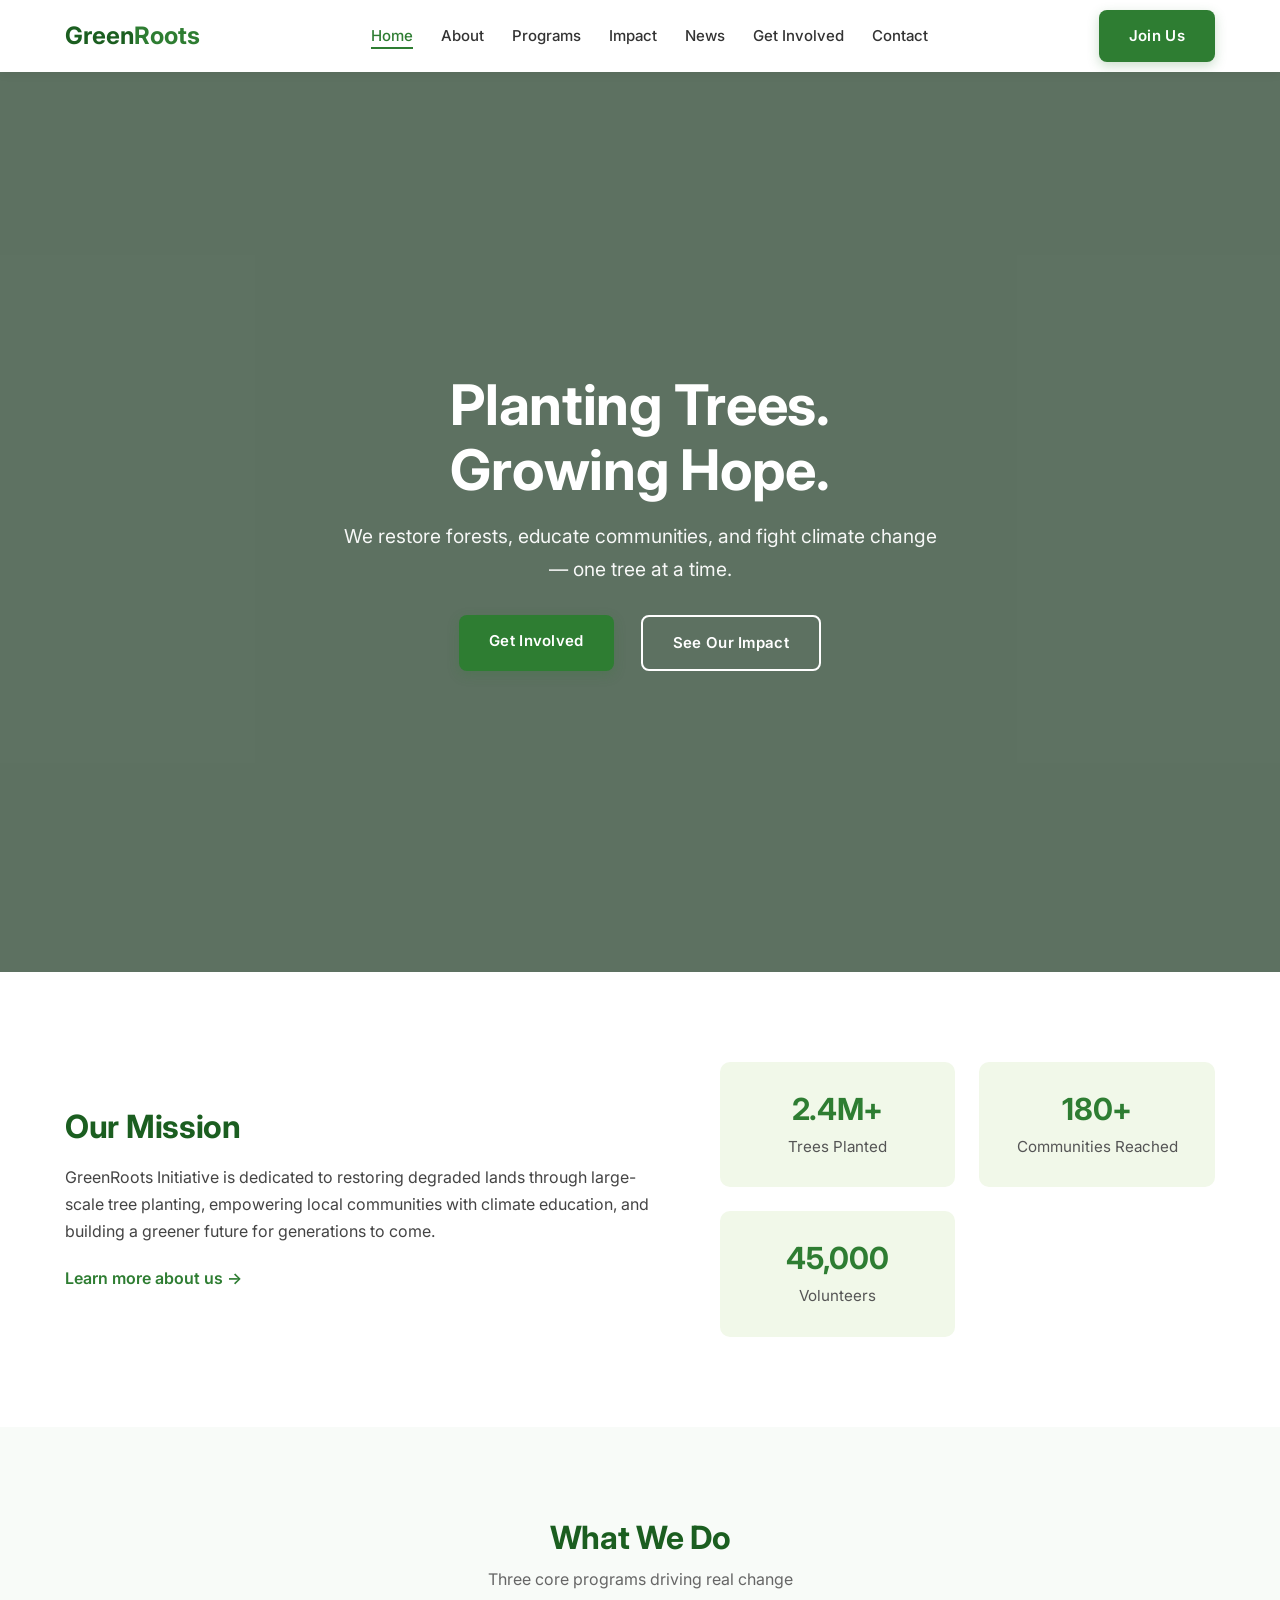
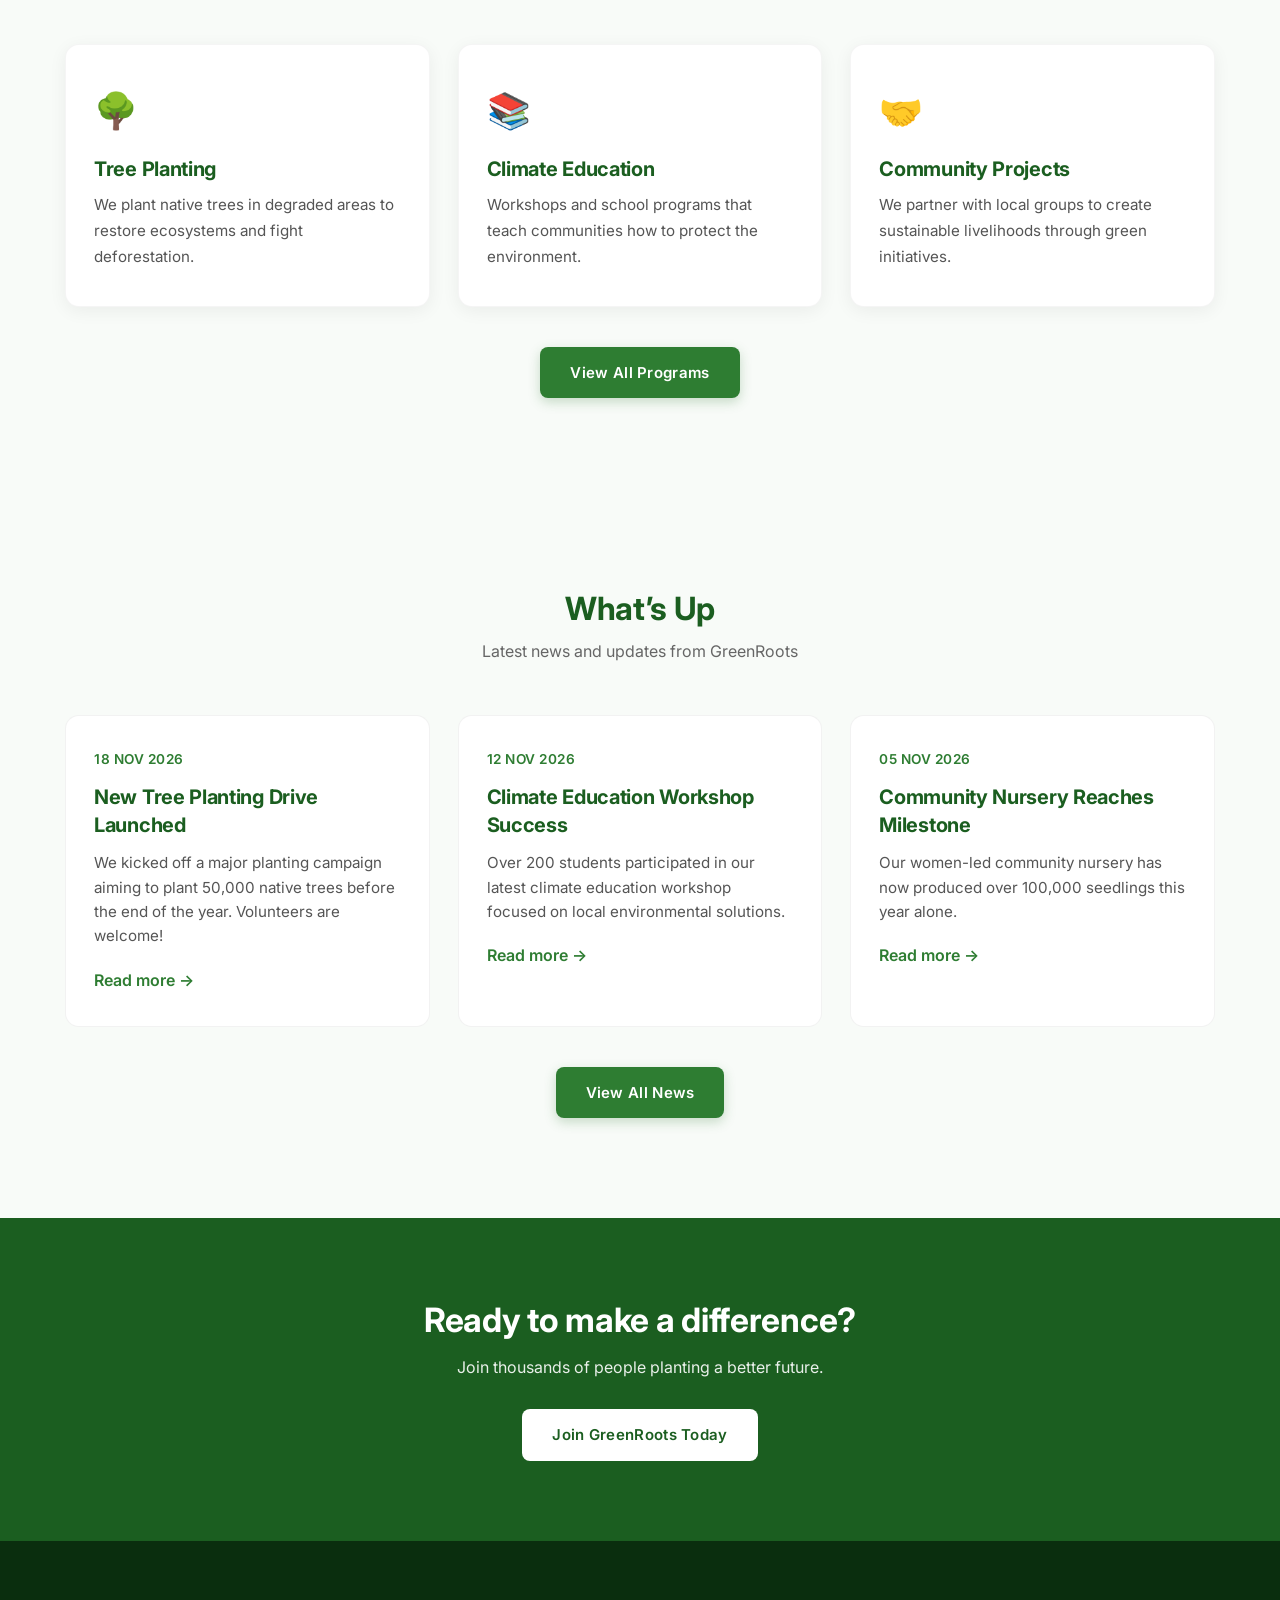
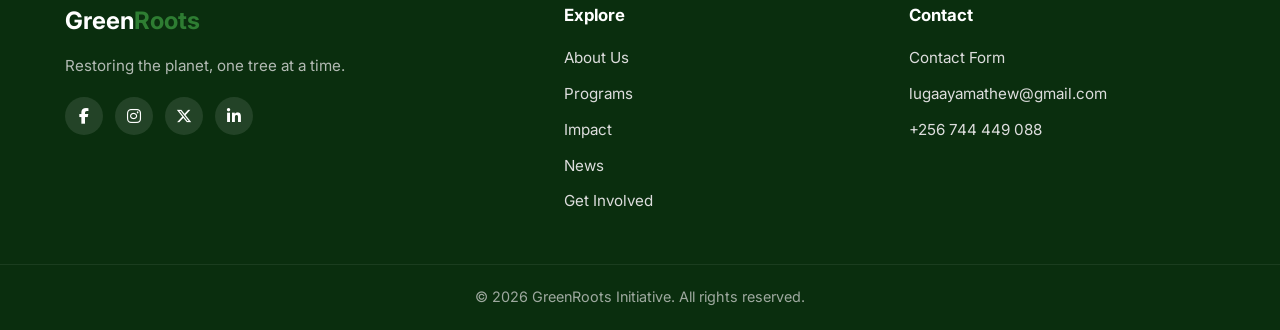
<file: index.html>
<!DOCTYPE html>
<html lang="en">
<head>
  <meta charset="UTF-8">
  <meta name="viewport" content="width=device-width, initial-scale=1.0">
  <title>GreenRoots Initiative | Planting Tomorrow</title>
  <link rel="stylesheet" href="style.css">
  <link href="https://fonts.googleapis.com/css2?family=Inter:wght@400;500;600;700&display=swap" rel="stylesheet">
  <link rel="stylesheet" href="https://cdnjs.cloudflare.com/ajax/libs/font-awesome/6.5.1/css/all.min.css">
</head>
<body>

  <!-- Navigation -->
<header>
  <div class="container nav-container">
    <a href="index.html" class="logo">Green<span>Roots</span></a>

    <nav>
      <ul class="nav-links" id="navLinks">
        <li><a href="index.html" class="active">Home</a></li>
        <li><a href="about.html">About</a></li>
        <li><a href="programs.html">Programs</a></li>
        <li><a href="impact.html">Impact</a></li>
        <li><a href="news.html">News</a></li>
        <li><a href="get-involved.html">Get Involved</a></li>
        <li><a href="contact.html">Contact</a></li>
      </ul>
    </nav>

    <a href="get-involved.html" class="btn btn-primary desktop-only">Join Us</a>

    <!-- Hamburger Button -->
    <button class="hamburger" id="hamburger" aria-label="Menu">
      <span></span>
      <span></span>
      <span></span>
    </button>
  </div>
</header>

  <!-- Hero Section with Video -->
<section class="hero">
  <video class="hero-video" autoplay muted loop playsinline>
    <source src="https://videos.pexels.com/video-files/3209211/3209211-uhd_2560_1440_25fps.mp4" type="video/mp4">
  </video>

  <div class="hero-overlay"></div>

  <div class="container hero-content">
    <h1>Planting Trees.<br>Growing Hope.</h1>
    <p>We restore forests, educate communities, and fight climate change — one tree at a time.</p>
    <div class="hero-buttons">
      <a href="get-involved.html" class="btn btn-primary">Get Involved</a>
      <a href="impact.html" class="btn btn-outline">See Our Impact</a>
    </div>
  </div>
</section>
  <!-- Mission Section -->
  <section class="mission">
    <div class="container">
      <div class="mission-grid">
        <div class="mission-text">
          <h2>Our Mission</h2>
          <p>GreenRoots Initiative is dedicated to restoring degraded lands through large-scale tree planting, empowering local communities with climate education, and building a greener future for generations to come.</p>
          <a href="about.html" class="text-link">Learn more about us →</a>
        </div>
        <div class="mission-stats">
          <div class="stat">
            <h3>2.4M+</h3>
            <p>Trees Planted</p>
          </div>
          <div class="stat">
            <h3>180+</h3>
            <p>Communities Reached</p>
          </div>
          <div class="stat">
            <h3>45,000</h3>
            <p>Volunteers</p>
          </div>
        </div>
      </div>
    </div>
  </section>

  <!-- Programs Preview -->
  <section class="programs-preview">
    <div class="container">
      <div class="section-header">
        <h2>What We Do</h2>
        <p>Three core programs driving real change</p>
      </div>
      <div class="cards">
        <div class="card">
          <div class="card-icon">🌳</div>
          <h3>Tree Planting</h3>
          <p>We plant native trees in degraded areas to restore ecosystems and fight deforestation.</p>
        </div>
        <div class="card">
          <div class="card-icon">📚</div>
          <h3>Climate Education</h3>
          <p>Workshops and school programs that teach communities how to protect the environment.</p>
        </div>
        <div class="card">
          <div class="card-icon">🤝</div>
          <h3>Community Projects</h3>
          <p>We partner with local groups to create sustainable livelihoods through green initiatives.</p>
        </div>
      </div>
      <div class="center">
        <a href="programs.html" class="btn btn-primary">View All Programs</a>
      </div>
    </div>
  </section>

<!-- What's Up / Latest Updates -->
<section class="whats-up">
  <div class="container">
    <div class="section-header">
      <h2>What’s Up</h2>
      <p>Latest news and updates from GreenRoots</p>
    </div>

    <div class="updates-grid">
      <!-- Update 1 -->
      <article class="update-card">
        <div class="update-date">18 Nov 2026</div>
        <h3>New Tree Planting Drive Launched</h3>
        <p>We kicked off a major planting campaign aiming to plant 50,000 native trees before the end of the year. Volunteers are welcome!</p>
        <a href="news.html" class="text-link">Read more →</a>
      </article>

      <!-- Update 2 -->
      <article class="update-card">
        <div class="update-date">12 Nov 2026</div>
        <h3>Climate Education Workshop Success</h3>
        <p>Over 200 students participated in our latest climate education workshop focused on local environmental solutions.</p>
        <a href="news.html" class="text-link">Read more →</a>
      </article>

      <!-- Update 3 -->
      <article class="update-card">
        <div class="update-date">05 Nov 2026</div>
        <h3>Community Nursery Reaches Milestone</h3>
        <p>Our women-led community nursery has now produced over 100,000 seedlings this year alone.</p>
        <a href="news.html" class="text-link">Read more →</a>
      </article>
    </div>

    <div class="center" style="margin-top: 40px;">
      <a href="news.html" class="btn btn-primary">View All News</a>
    </div>
  </div>
</section>
  <!-- Call to Action -->
  <section class="cta">
    <div class="container">
      <h2>Ready to make a difference?</h2>
      <p>Join thousands of people planting a better future.</p>
      <a href="get-involved.html" class="btn btn-light">Join GreenRoots Today</a>
    </div>
  </section>

 <!-- Footer -->
<footer>
  <div class="container footer-content">
    <div class="footer-brand">
      <a href="index.html" class="logo">Green<span>Roots</span></a>
      <p>Restoring the planet, one tree at a time.</p>

      <!-- Social Icons -->
      <div class="social-icons">
        <a href="#" aria-label="Facebook"><i class="fab fa-facebook-f"></i></a>
        <a href="#" aria-label="Instagram"><i class="fab fa-instagram"></i></a>
        <a href="#" aria-label="Twitter"><i class="fab fa-x-twitter"></i></a>
        <a href="#" aria-label="LinkedIn"><i class="fab fa-linkedin-in"></i></a>
      </div>
    </div>

    <div class="footer-links">
      <h4>Explore</h4>
      <ul>
        <li><a href="about.html">About Us</a></li>
        <li><a href="programs.html">Programs</a></li>
        <li><a href="impact.html">Impact</a></li>
        <li><a href="news.html">News</a></li>
        <li><a href="get-involved.html">Get Involved</a></li>
      </ul>
    </div>

    <div class="footer-links">
      <h4>Contact</h4>
      <ul>
        <li><a href="contact.html">Contact Form</a></li>
        <li>lugaayamathew@gmail.com</li>
        <li>+256 744 449 088</li>
      </ul>
    </div>
  </div>

  <div class="footer-bottom">
    <div class="container">
      <p>© 2026 GreenRoots Initiative. All rights reserved.</p>
    </div>
  </div>
</footer>

  <script>
  const hamburger = document.getElementById('hamburger');
  const navLinks = document.getElementById('navLinks');

  hamburger.addEventListener('click', () => {
    navLinks.classList.toggle('active');
    hamburger.classList.toggle('active');
  });
</script>

<script>
  // Simple scroll animation
  const fadeElements = document.querySelectorAll('.section-header, .card, .update-card, .mission-text, .stat');

  const observer = new IntersectionObserver((entries) => {
    entries.forEach(entry => {
      if (entry.isIntersecting) {
        entry.target.classList.add('visible');
      }
    });
  }, { threshold: 0.15 });

  fadeElements.forEach(el => {
    el.classList.add('fade-in');
    observer.observe(el);
  });
</script>
</body>

</html>
</file>
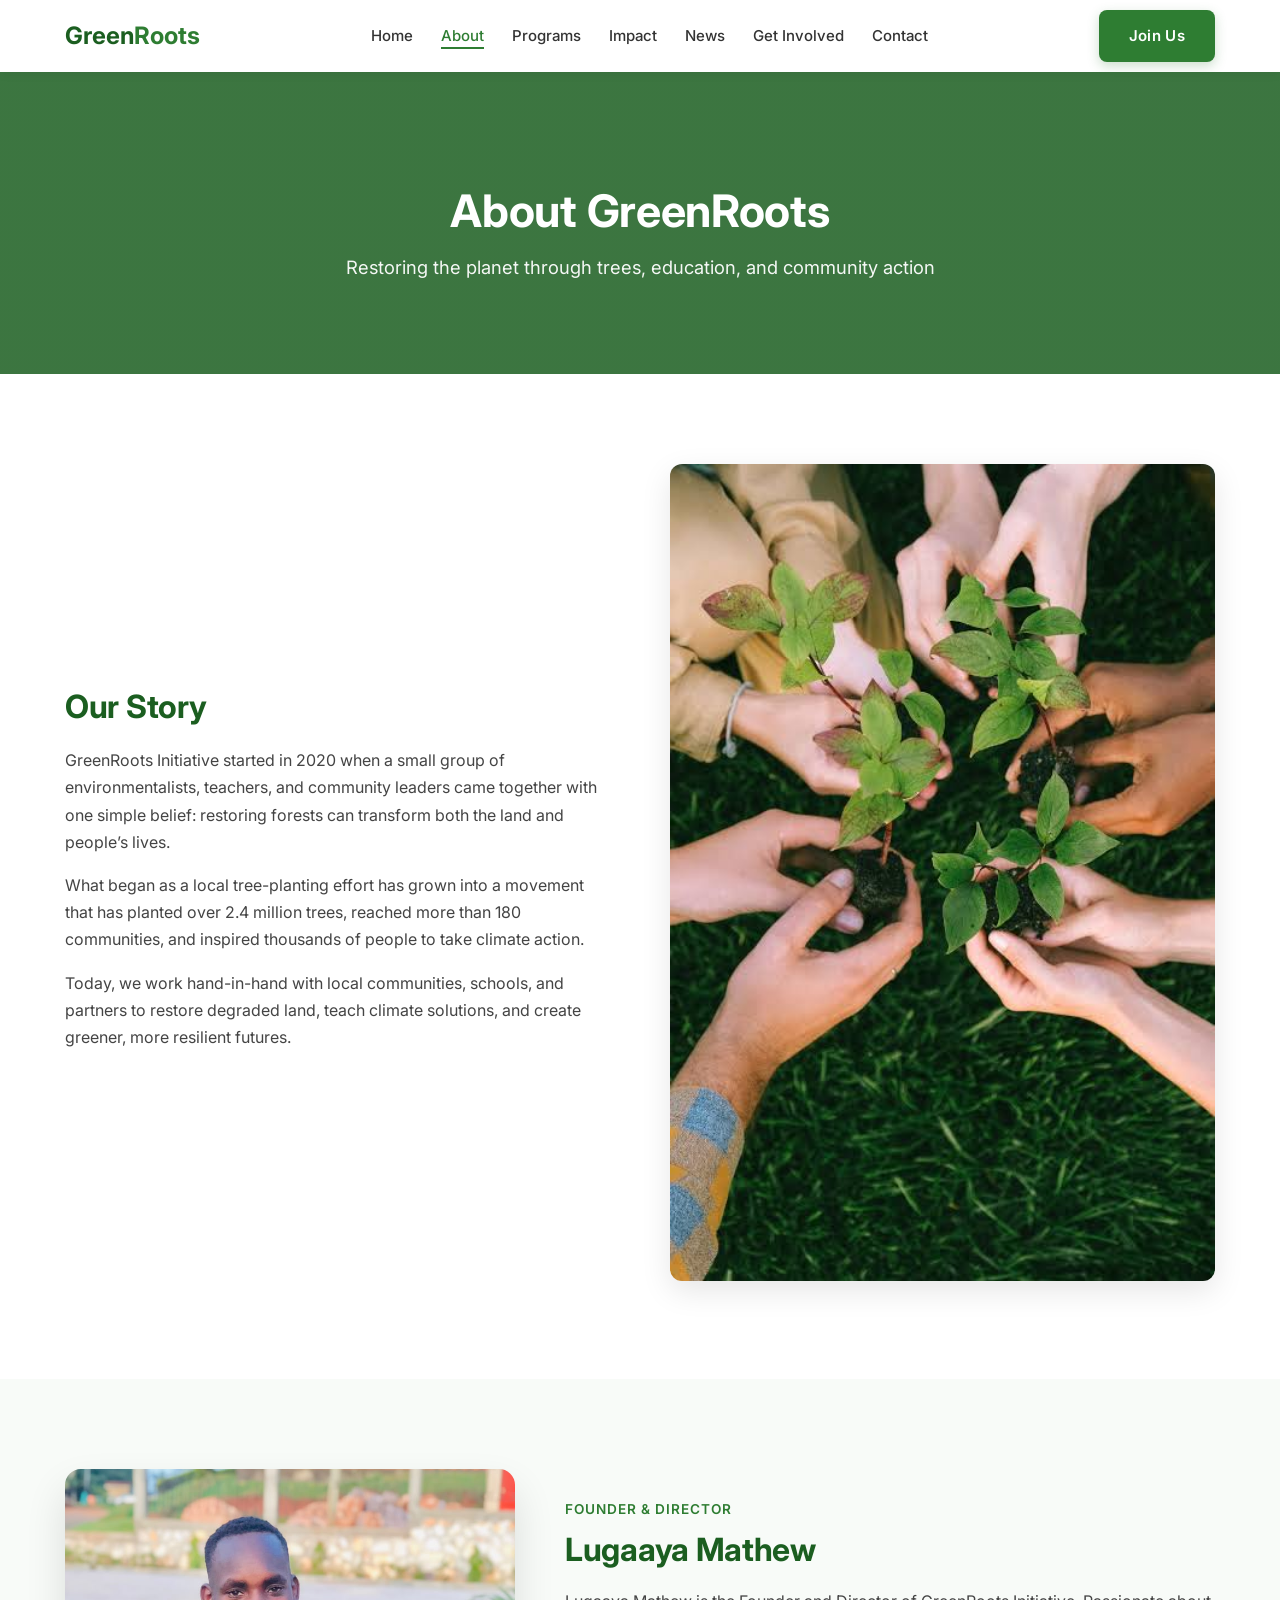
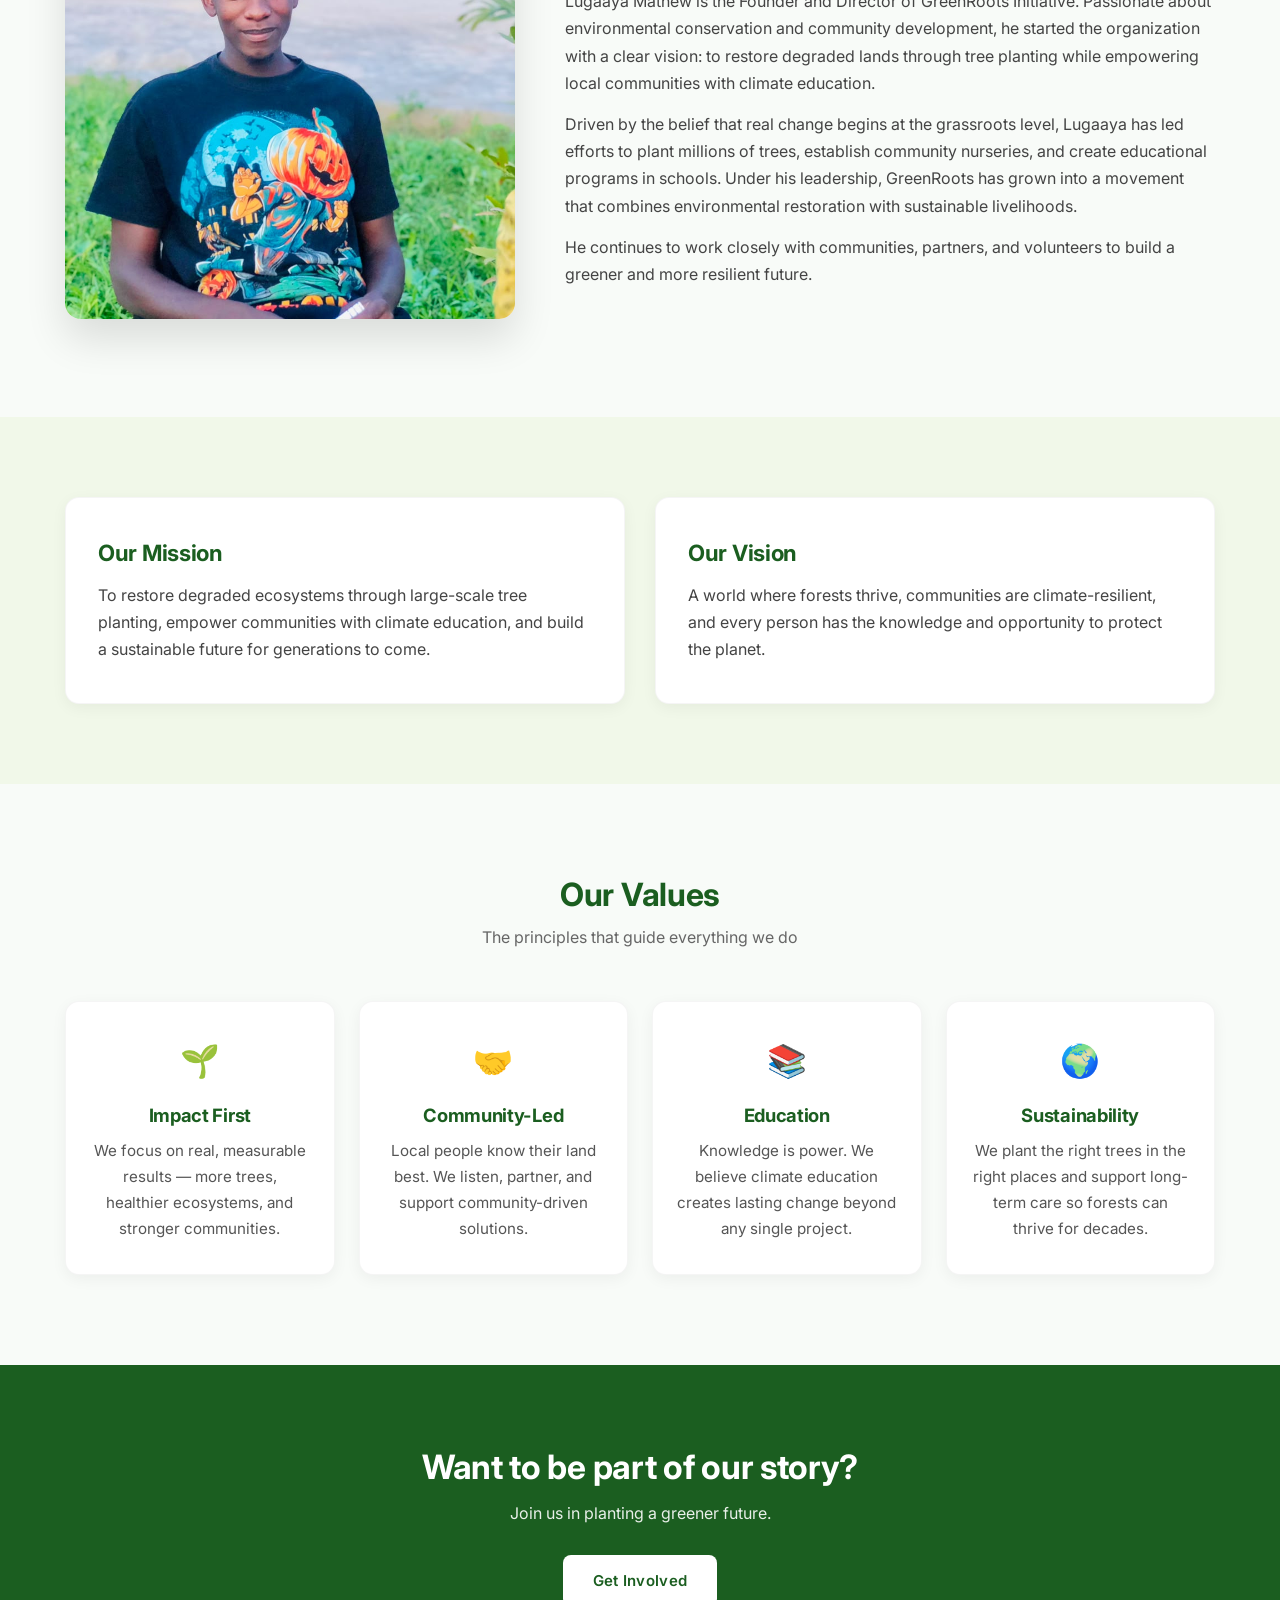
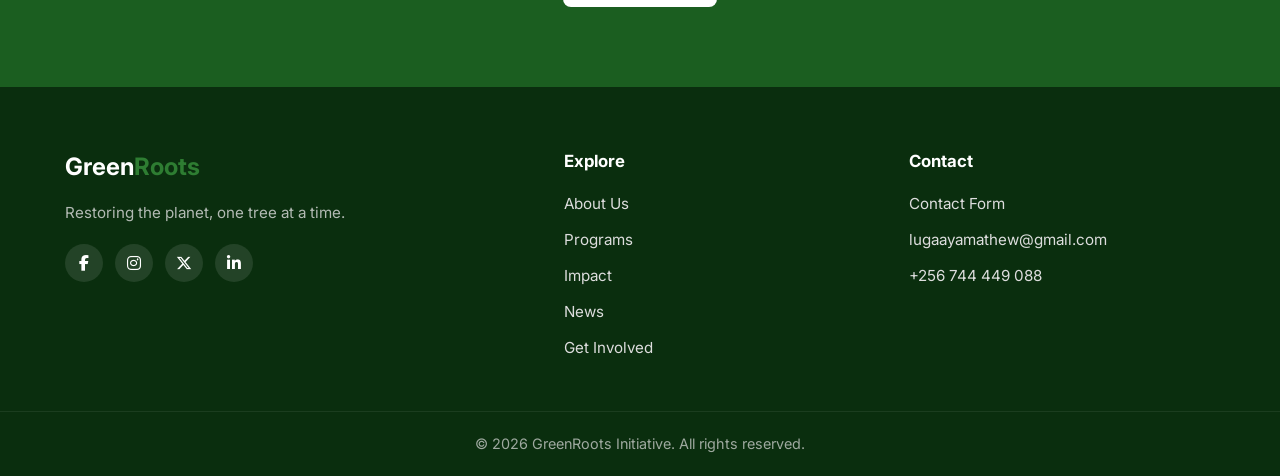
<file: about.html>
<!DOCTYPE html>
<html lang="en">
<head>
  <meta charset="UTF-8">
  <meta name="viewport" content="width=device-width, initial-scale=1.0">
  <title>About Us | GreenRoots Initiative</title>
  <link rel="stylesheet" href="style.css">
  <link href="https://fonts.googleapis.com/css2?family=Inter:wght@400;500;600;700&display=swap" rel="stylesheet">
  <link rel="stylesheet" href="https://cdnjs.cloudflare.com/ajax/libs/font-awesome/6.5.1/css/all.min.css">
</head>
<body>

  <!-- Navigation -->
  <header>
    <div class="container nav-container">
      <a href="index.html" class="logo">Green<span>Roots</span></a>

      <nav>
        <ul class="nav-links" id="navLinks">
          <li><a href="index.html">Home</a></li>
          <li><a href="about.html" class="active">About</a></li>
          <li><a href="programs.html">Programs</a></li>
          <li><a href="impact.html">Impact</a></li>
          <li><a href="news.html">News</a></li>
          <li><a href="get-involved.html">Get Involved</a></li>
          <li><a href="contact.html">Contact</a></li>
        </ul>
      </nav>

      <a href="get-involved.html" class="btn btn-primary desktop-only">Join Us</a>

      <button class="hamburger" id="hamburger" aria-label="Menu">
        <span></span>
        <span></span>
        <span></span>
      </button>
    </div>
  </header>

  <!-- Page Header -->
  <section class="page-header">
    <div class="container">
      <h1>About GreenRoots</h1>
      <p>Restoring the planet through trees, education, and community action</p>
    </div>
  </section>

  <!-- Our Story -->
  <section class="about-story">
    <div class="container">
      <div class="story-grid">
        <div class="story-text">
          <h2>Our Story</h2>
          <p>GreenRoots Initiative started in 2020 when a small group of environmentalists, teachers, and community leaders came together with one simple belief: restoring forests can transform both the land and people’s lives.</p>
          <p>What began as a local tree-planting effort has grown into a movement that has planted over 2.4 million trees, reached more than 180 communities, and inspired thousands of people to take climate action.</p>
          <p>Today, we work hand-in-hand with local communities, schools, and partners to restore degraded land, teach climate solutions, and create greener, more resilient futures.</p>
        </div>
        <div class="story-image">
          <img src="imp.jpg" alt="People planting trees">
        </div>
      </div>
    </div>
  </section>

  <!-- Meet the Founder -->
  <section class="founder-section">
    <div class="container">
      <div class="founder-grid">
        <div class="founder-image">
          <!-- Replace the src below with your photo later -->
          <img src="lug.jpeg" alt="Lugaaya Mathew - Founder & Director">
        </div>
        <div class="founder-content">
          <span class="founder-label">Founder & Director</span>
          <h2>Lugaaya Mathew</h2>
          <p>Lugaaya Mathew is the Founder and Director of GreenRoots Initiative. Passionate about environmental conservation and community development, he started the organization with a clear vision: to restore degraded lands through tree planting while empowering local communities with climate education.</p>
          <p>Driven by the belief that real change begins at the grassroots level, Lugaaya has led efforts to plant millions of trees, establish community nurseries, and create educational programs in schools. Under his leadership, GreenRoots has grown into a movement that combines environmental restoration with sustainable livelihoods.</p>
          <p>He continues to work closely with communities, partners, and volunteers to build a greener and more resilient future.</p>
        </div>
      </div>
    </div>
  </section>

  <!-- Mission & Vision -->
  <section class="mission-vision">
    <div class="container">
      <div class="mv-grid">
        <div class="mv-card">
          <h3>Our Mission</h3>
          <p>To restore degraded ecosystems through large-scale tree planting, empower communities with climate education, and build a sustainable future for generations to come.</p>
        </div>
        <div class="mv-card">
          <h3>Our Vision</h3>
          <p>A world where forests thrive, communities are climate-resilient, and every person has the knowledge and opportunity to protect the planet.</p>
        </div>
      </div>
    </div>
  </section>

  <!-- Our Values -->
  <section class="values">
    <div class="container">
      <div class="section-header">
        <h2>Our Values</h2>
        <p>The principles that guide everything we do</p>
      </div>
      <div class="values-grid">
        <div class="value-card">
          <div class="value-icon">🌱</div>
          <h3>Impact First</h3>
          <p>We focus on real, measurable results — more trees, healthier ecosystems, and stronger communities.</p>
        </div>
        <div class="value-card">
          <div class="value-icon">🤝</div>
          <h3>Community-Led</h3>
          <p>Local people know their land best. We listen, partner, and support community-driven solutions.</p>
        </div>
        <div class="value-card">
          <div class="value-icon">📚</div>
          <h3>Education</h3>
          <p>Knowledge is power. We believe climate education creates lasting change beyond any single project.</p>
        </div>
        <div class="value-card">
          <div class="value-icon">🌍</div>
          <h3>Sustainability</h3>
          <p>We plant the right trees in the right places and support long-term care so forests can thrive for decades.</p>
        </div>
      </div>
    </div>
  </section>

  <!-- Call to Action -->
  <section class="cta">
    <div class="container">
      <h2>Want to be part of our story?</h2>
      <p>Join us in planting a greener future.</p>
      <a href="get-involved.html" class="btn btn-light">Get Involved</a>
    </div>
  </section>

  <!-- Footer -->
<footer>
  <div class="container footer-content">
    <div class="footer-brand">
      <a href="index.html" class="logo">Green<span>Roots</span></a>
      <p>Restoring the planet, one tree at a time.</p>

      <!-- Social Icons -->
      <div class="social-icons">
        <a href="#" aria-label="Facebook"><i class="fab fa-facebook-f"></i></a>
        <a href="#" aria-label="Instagram"><i class="fab fa-instagram"></i></a>
        <a href="#" aria-label="Twitter"><i class="fab fa-x-twitter"></i></a>
        <a href="#" aria-label="LinkedIn"><i class="fab fa-linkedin-in"></i></a>
      </div>
    </div>

    <div class="footer-links">
      <h4>Explore</h4>
      <ul>
        <li><a href="about.html">About Us</a></li>
        <li><a href="programs.html">Programs</a></li>
        <li><a href="impact.html">Impact</a></li>
        <li><a href="news.html">News</a></li>
        <li><a href="get-involved.html">Get Involved</a></li>
      </ul>
    </div>

    <div class="footer-links">
      <h4>Contact</h4>
      <ul>
        <li><a href="contact.html">Contact Form</a></li>
        <li>lugaayamathew@gmail.com</li>
        <li>+256 744 449 088</li>
      </ul>
    </div>
  </div>

  <div class="footer-bottom">
    <div class="container">
      <p>© 2026 GreenRoots Initiative. All rights reserved.</p>
    </div>
  </div>
</footer>

  <script>
    const hamburger = document.getElementById('hamburger');
    const navLinks = document.getElementById('navLinks');

    hamburger.addEventListener('click', () => {
      navLinks.classList.toggle('active');
      hamburger.classList.toggle('active');
    });
  </script>

</body>
</html>
</file>
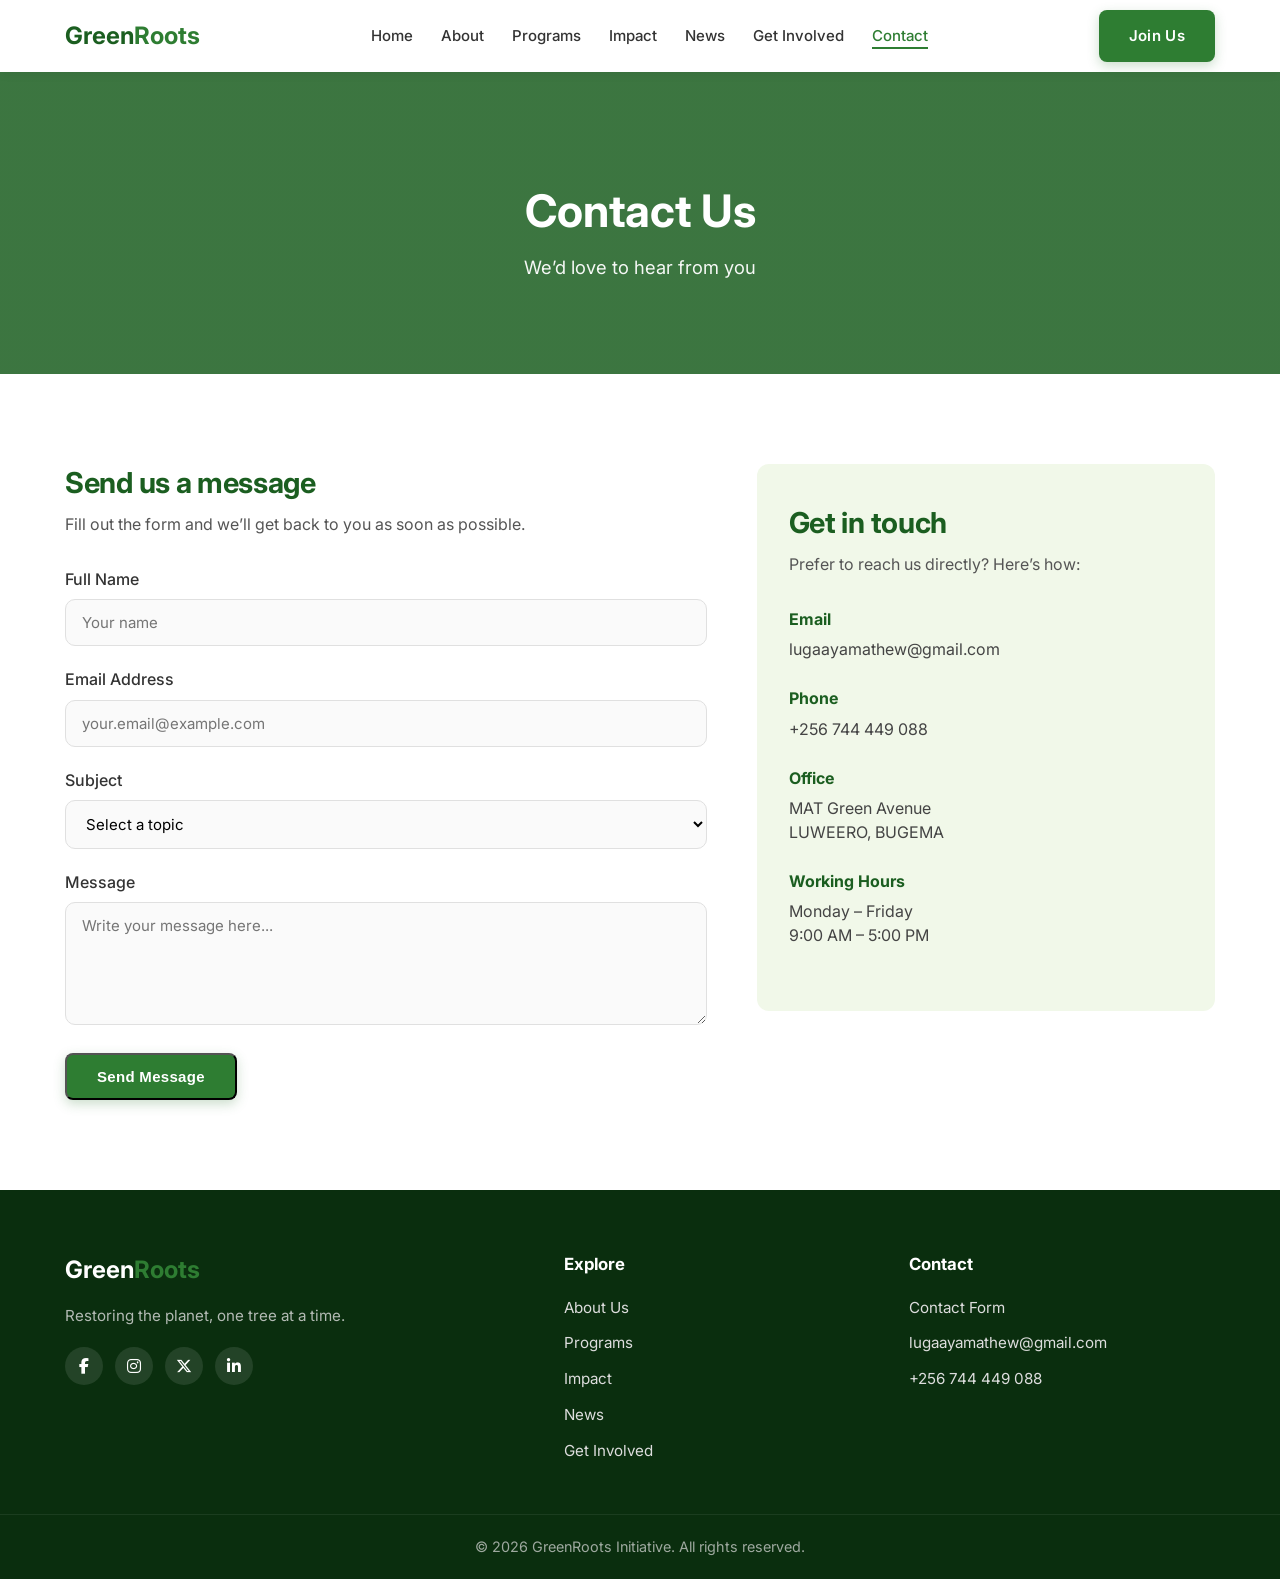
<file: contact.html>
<!DOCTYPE html>
<html lang="en">
<head>
  <meta charset="UTF-8">
  <meta name="viewport" content="width=device-width, initial-scale=1.0">
  <title>Contact Us | GreenRoots Initiative</title>
  <link rel="stylesheet" href="style.css">
  <link href="https://fonts.googleapis.com/css2?family=Inter:wght@400;500;600;700&display=swap" rel="stylesheet">
  <link rel="stylesheet" href="https://cdnjs.cloudflare.com/ajax/libs/font-awesome/6.5.1/css/all.min.css">
</head>
<body>

  <!-- Navigation -->
  <header>
    <div class="container nav-container">
      <a href="index.html" class="logo">Green<span>Roots</span></a>

      <nav>
        <ul class="nav-links" id="navLinks">
          <li><a href="index.html">Home</a></li>
          <li><a href="about.html">About</a></li>
          <li><a href="programs.html">Programs</a></li>
          <li><a href="impact.html">Impact</a></li>
          <li><a href="news.html">News</a></li>
          <li><a href="get-involved.html">Get Involved</a></li>
          <li><a href="contact.html" class="active">Contact</a></li>
        </ul>
      </nav>

      <a href="get-involved.html" class="btn btn-primary desktop-only">Join Us</a>

      <button class="hamburger" id="hamburger" aria-label="Menu">
        <span></span>
        <span></span>
        <span></span>
      </button>
    </div>
  </header>

  <!-- Page Header -->
  <section class="page-header">
    <div class="container">
      <h1>Contact Us</h1>
      <p>We’d love to hear from you</p>
    </div>
  </section>

  <!-- Contact Section -->
  <section class="contact-section">
    <div class="container">
      <div class="contact-grid">

        <!-- Contact Form -->
        <div class="contact-form-box">
          <h2>Send us a message</h2>
          <p>Fill out the form and we’ll get back to you as soon as possible.</p>

          <form id="contactForm">
            <div class="form-group">
              <label for="name">Full Name</label>
              <input type="text" id="name" name="name" placeholder="Your name" required>
            </div>

            <div class="form-group">
              <label for="email">Email Address</label>
              <input type="email" id="email" name="email" placeholder="your.email@example.com" required>
            </div>

            <div class="form-group">
              <label for="subject">Subject</label>
              <select id="subject" name="subject" required>
                <option value="">Select a topic</option>
                <option value="volunteer">I want to volunteer</option>
                <option value="donate">Donation inquiry</option>
                <option value="partner">Partnership</option>
                <option value="general">General question</option>
              </select>
            </div>

            <div class="form-group">
              <label for="message">Message</label>
              <textarea id="message" name="message" rows="5" placeholder="Write your message here..." required></textarea>
            </div>

            <button type="submit" class="btn btn-primary">Send Message</button>
          </form>
        </div>

        <!-- Contact Info -->
        <div class="contact-info-box">
          <h2>Get in touch</h2>
          <p>Prefer to reach us directly? Here’s how:</p>

          <div class="info-item">
            <strong>Email</strong>
            <p>lugaayamathew@gmail.com</p>
          </div>

          <div class="info-item">
            <strong>Phone</strong>
            <p>+256 744 449 088</p>
          </div>

          <div class="info-item">
            <strong>Office</strong>
            <p>MAT Green Avenue<br>LUWEERO, BUGEMA </p>
          </div>

          <div class="info-item">
            <strong>Working Hours</strong>
            <p>Monday – Friday<br>9:00 AM – 5:00 PM</p>
          </div>
        </div>

      </div>
    </div>
  </section>

  <!-- Footer -->
<footer>
  <div class="container footer-content">
    <div class="footer-brand">
      <a href="index.html" class="logo">Green<span>Roots</span></a>
      <p>Restoring the planet, one tree at a time.</p>

      <!-- Social Icons -->
      <div class="social-icons">
        <a href="#" aria-label="Facebook"><i class="fab fa-facebook-f"></i></a>
        <a href="#" aria-label="Instagram"><i class="fab fa-instagram"></i></a>
        <a href="#" aria-label="Twitter"><i class="fab fa-x-twitter"></i></a>
        <a href="#" aria-label="LinkedIn"><i class="fab fa-linkedin-in"></i></a>
      </div>
    </div>

    <div class="footer-links">
      <h4>Explore</h4>
      <ul>
        <li><a href="about.html">About Us</a></li>
        <li><a href="programs.html">Programs</a></li>
        <li><a href="impact.html">Impact</a></li>
        <li><a href="news.html">News</a></li>
        <li><a href="get-involved.html">Get Involved</a></li>
      </ul>
    </div>

    <div class="footer-links">
      <h4>Contact</h4>
      <ul>
        <li><a href="contact.html">Contact Form</a></li>
        <li>lugaayamathew@gmail.com</li>
        <li>+256 744 449 088</li>
      </ul>
    </div>
  </div>

  <div class="footer-bottom">
    <div class="container">
      <p>© 2026 GreenRoots Initiative. All rights reserved.</p>
    </div>
  </div>
</footer>
  <script>
    // Hamburger menu
    const hamburger = document.getElementById('hamburger');
    const navLinks = document.getElementById('navLinks');

    hamburger.addEventListener('click', () => {
      navLinks.classList.toggle('active');
      hamburger.classList.toggle('active');
    });

    // Simple form submission (for demonstration)
    const contactForm = document.getElementById('contactForm');
    contactForm.addEventListener('submit', function(e) {
      e.preventDefault();
      alert('Thank you for your message! We will get back to you soon.');
      contactForm.reset();
    });
  </script>

</body>
</html>
</file>
<file: style.css>
/* ========== RESET & BASE ========== */
* {
  margin: 0;
  padding: 0;
  box-sizing: border-box;
}

body {
  font-family: 'Inter', system-ui, sans-serif;
  line-height: 1.6;
  color: #1a1a1a;
  background: #f8fbf8;
}

.container {
  width: 90%;
  max-width: 1150px;
  margin: 0 auto;
}

a {
  text-decoration: none;
  color: inherit;
}

ul {
  list-style: none;
}

/* ========== BUTTONS ========== */
.btn {
  display: inline-block;
  padding: 12px 28px;
  border-radius: 6px;
  font-weight: 600;
  font-size: 15px;
  transition: all 0.25s ease;
}

.btn-primary {
  background: #2e7d32;
  color: white;
}

.btn-primary:hover {
  background: #1b5e20;
}

.btn-outline {
  border: 2px solid white;
  color: white;
  margin-left: 12px;
}

.btn-outline:hover {
  background: white;
  color: #1b5e20;
}

.btn-light {
  background: white;
  color: #1b5e20;
}

.btn-light:hover {
  background: #e8f5e9;
}

/* ========== HEADER ========== */
header {
  background: white;
  box-shadow: 0 2px 10px rgba(0,0,0,0.06);
  position: sticky;
  top: 0;
  z-index: 100;
}

.nav-container {
  display: flex;
  align-items: center;
  justify-content: space-between;
  height: 72px;
}

.logo {
  font-size: 1.5rem;
  font-weight: 700;
  color: #1b5e20;
}

.logo span {
  color: #2e7d32;
}

.nav-links {
  display: flex;
  gap: 28px;
}

.nav-links a {
  font-weight: 500;
  font-size: 15px;
  color: #333;
  transition: color 0.2s;
}

.nav-links a:hover,
.nav-links a.active {
  color: #2e7d32;
}

/* ========== HERO ========== */


.hero h1 {
  font-size: 3.2rem;
  font-weight: 700;
  line-height: 1.2;
  margin-bottom: 18px;
}

.hero p {
  font-size: 1.2rem;
  max-width: 600px;
  margin: 0 auto 32px;
  opacity: 0.95;
}

/* ========== MISSION ========== */
.mission {
  padding: 90px 0;
  background: white;
}

.mission-grid {
  display: grid;
  grid-template-columns: 1.2fr 1fr;
  gap: 60px;
  align-items: center;
}

.mission-text h2 {
  font-size: 2rem;
  margin-bottom: 16px;
  color: #1b5e20;
}

.mission-text p {
  margin-bottom: 20px;
  color: #444;
}

.text-link {
  color: #2e7d32;
  font-weight: 600;
}

.mission-stats {
  display: grid;
  grid-template-columns: 1fr 1fr;
  gap: 24px;
}

.stat {
  background: #f1f8e9;
  padding: 28px 20px;
  border-radius: 10px;
  text-align: center;
}

.stat h3 {
  font-size: 1.9rem;
  color: #2e7d32;
  margin-bottom: 4px;
}

.stat p {
  font-size: 0.95rem;
  color: #555;
}

/* ========== PROGRAMS PREVIEW ========== */
.programs-preview {
  padding: 90px 0;
}

.section-header {
  text-align: center;
  margin-bottom: 50px;
}

.section-header h2 {
  font-size: 2rem;
  color: #1b5e20;
  margin-bottom: 8px;
}

.section-header p {
  color: #666;
}

.cards {
  display: grid;
  grid-template-columns: repeat(3, 1fr);
  gap: 28px;
  margin-bottom: 40px;
}

.card {
  background: white;
  padding: 36px 28px;
  border-radius: 12px;
  box-shadow: 0 4px 18px rgba(0,0,0,0.06);
  transition: transform 0.25s ease;
}

.card:hover {
  transform: translateY(-6px);
}

.card-icon {
  font-size: 2.2rem;
  margin-bottom: 16px;
}

.card h3 {
  font-size: 1.25rem;
  margin-bottom: 10px;
  color: #1b5e20;
}

.card p {
  color: #555;
  font-size: 0.95rem;
}

.center {
  text-align: center;
}

/* ========== CTA ========== */
.cta {
  background: #1b5e20;
  color: white;
  text-align: center;
  padding: 80px 0;
}

.cta h2 {
  font-size: 2.1rem;
  margin-bottom: 12px;
}

.cta p {
  margin-bottom: 28px;
  opacity: 0.9;
}

/* ========== FOOTER ========== */
footer {
  background: #0d3b12;
  color: #ddd;
  padding-top: 60px;
}

.footer-content {
  display: grid;
  grid-template-columns: 1.5fr 1fr 1fr;
  gap: 40px;
  padding-bottom: 40px;
}

.footer-brand .logo {
  color: white;
  margin-bottom: 12px;
  display: inline-block;
}

.footer-brand p {
  font-size: 0.95rem;
  opacity: 0.8;
}

.footer-links h4 {
  color: white;
  margin-bottom: 16px;
  font-size: 1.05rem;
}

.footer-links ul li {
  margin-bottom: 10px;
  font-size: 0.95rem;
}

.footer-links a:hover {
  color: #a5d6a7;
}

.footer-bottom {
  border-top: 1px solid rgba(255,255,255,0.1);
  padding: 20px 0;
  text-align: center;
  font-size: 0.9rem;
  opacity: 0.7;
}

/* ========== RESPONSIVE ========== */
@media (max-width: 900px) {
  .nav-links {
    display: none; /* We'll add mobile menu later if needed */
  }

  .hero h1 {
    font-size: 2.4rem;
  }

  .mission-grid {
    grid-template-columns: 1fr;
    gap: 40px;
  }

  .cards {
    grid-template-columns: 1fr;
  }

  .footer-content {
    grid-template-columns: 1fr;
    gap: 30px;
  }
}

@media (max-width: 600px) {
 

  .hero h1 {
    font-size: 2rem;
  }

  .hero-buttons .btn-outline {
    margin-left: 0;
    margin-top: 12px;
  }

  .mission-stats {
    grid-template-columns: 1fr;
  }
}

/* ========== HAMBURGER MENU ========== */
.hamburger {
  display: none;
  flex-direction: column;
  gap: 5px;
  background: none;
  border: none;
  cursor: pointer;
  padding: 4px;
}

.hamburger span {
  display: block;
  width: 26px;
  height: 3px;
  background: #1b5e20;
  border-radius: 2px;
  transition: all 0.3s ease;
}

.hamburger.active span:nth-child(1) {
  transform: rotate(45deg) translate(6px, 6px);
}

.hamburger.active span:nth-child(2) {
  opacity: 0;
}

.hamburger.active span:nth-child(3) {
  transform: rotate(-45deg) translate(6px, -6px);
}

.desktop-only {
  display: inline-block;
}

/* Mobile styles */
@media (max-width: 900px) {
  .hamburger {
    display: flex;
  }

  .desktop-only {
    display: none;
  }

  .nav-links {
    position: absolute;
    top: 72px;
    left: 0;
    right: 0;
    background: white;
    flex-direction: column;
    align-items: center;
    gap: 0;
    padding: 20px 0;
    box-shadow: 0 10px 20px rgba(0,0,0,0.08);
    display: none;
  }

  .nav-links.active {
    display: flex;
  }

  .nav-links li {
    width: 100%;
    text-align: center;
  }

  .nav-links a {
    display: block;
    padding: 14px 0;
    font-size: 16px;
  }
}

/* ========== PAGE HEADER ========== */
.page-header {
  background: linear-gradient(rgba(27, 94, 32, 0.85), rgba(27, 94, 32, 0.85)),
              url('https://images.unsplash.com/photo-1501004318641-b39e6451bec6?w=1600') center/cover no-repeat;
  color: white;
  text-align: center;
  padding: 100px 0 80px;
}

.page-header h1 {
  font-size: 2.8rem;
  margin-bottom: 12px;
}

.page-header p {
  font-size: 1.15rem;
  opacity: 0.95;
}

/* ========== ABOUT STORY ========== */
.about-story {
  padding: 90px 0;
  background: white;
}

.story-grid {
  display: grid;
  grid-template-columns: 1fr 1fr;
  gap: 60px;
  align-items: center;
}

.story-text h2 {
  font-size: 2rem;
  color: #1b5e20;
  margin-bottom: 20px;
}

.story-text p {
  margin-bottom: 16px;
  color: #444;
}

.story-image img {
  width: 100%;
  border-radius: 12px;
  box-shadow: 0 10px 30px rgba(0,0,0,0.1);
}

/* ========== MISSION & VISION ========== */
.mission-vision {
  padding: 80px 0;
  background: #f1f8e9;
}

.mv-grid {
  display: grid;
  grid-template-columns: 1fr 1fr;
  gap: 30px;
}

.mv-card {
  background: white;
  padding: 40px 32px;
  border-radius: 12px;
  box-shadow: 0 4px 15px rgba(0,0,0,0.05);
}

.mv-card h3 {
  font-size: 1.4rem;
  color: #1b5e20;
  margin-bottom: 14px;
}

.mv-card p {
  color: #444;
  line-height: 1.7;
}

/* ========== VALUES ========== */
.values {
  padding: 90px 0;
}

.values-grid {
  display: grid;
  grid-template-columns: repeat(4, 1fr);
  gap: 24px;
}

.value-card {
  background: white;
  padding: 32px 24px;
  border-radius: 12px;
  text-align: center;
  box-shadow: 0 4px 15px rgba(0,0,0,0.05);
  transition: transform 0.25s ease;
}

.value-card:hover {
  transform: translateY(-5px);
}

.value-icon {
  font-size: 2rem;
  margin-bottom: 16px;
}

.value-card h3 {
  font-size: 1.15rem;
  color: #1b5e20;
  margin-bottom: 10px;
}

.value-card p {
  font-size: 0.95rem;
  color: #555;
}

/* ========== RESPONSIVE ========== */
@media (max-width: 900px) {
  .story-grid,
  .mv-grid {
    grid-template-columns: 1fr;
    gap: 40px;
  }

  .values-grid {
    grid-template-columns: 1fr 1fr;
  }

  .page-header h1 {
    font-size: 2.2rem;
  }
}

@media (max-width: 600px) {
  .values-grid {
    grid-template-columns: 1fr;
  }

  .page-header {
    padding: 80px 0 60px;
  }
}

/* ========== PROGRAMS PAGE ========== */
.programs-intro {
  padding: 60px 0 30px;
  background: white;
  text-align: center;
}

.intro-text {
  max-width: 750px;
  margin: 0 auto;
  font-size: 1.15rem;
  color: #444;
  line-height: 1.7;
}

.program-detail {
  padding: 80px 0;
  background: white;
}

.program-detail.reverse {
  background: #f8fbf8;
}

.program-grid {
  display: grid;
  grid-template-columns: 1fr 1fr;
  gap: 60px;
  align-items: center;
}

.program-detail.reverse .program-grid {
  direction: rtl;
}

.program-detail.reverse .program-content {
  direction: ltr;
}

.program-image img {
  width: 100%;
  border-radius: 12px;
  box-shadow: 0 12px 30px rgba(0,0,0,0.1);
}

.program-label {
  display: inline-block;
  font-size: 0.85rem;
  font-weight: 600;
  color: #2e7d32;
  text-transform: uppercase;
  letter-spacing: 1px;
  margin-bottom: 10px;
}

.program-content h2 {
  font-size: 2rem;
  color: #1b5e20;
  margin-bottom: 16px;
}

.program-content p {
  color: #444;
  margin-bottom: 20px;
  line-height: 1.7;
}

.program-list {
  margin-bottom: 28px;
}

.program-list li {
  position: relative;
  padding-left: 22px;
  margin-bottom: 10px;
  color: #444;
}

.program-list li::before {
  content: "✓";
  position: absolute;
  left: 0;
  color: #2e7d32;
  font-weight: 700;
}

/* Responsive */
@media (max-width: 900px) {
  .program-grid {
    grid-template-columns: 1fr;
    gap: 40px;
  }

  .program-detail.reverse .program-grid {
    direction: ltr;
  }
}

/* ========== IMPACT PAGE ========== */
.impact-numbers {
  padding: 70px 0;
  background: white;
}

.numbers-grid {
  display: grid;
  grid-template-columns: repeat(4, 1fr);
  gap: 24px;
}

.number-card {
  background: #f1f8e9;
  text-align: center;
  padding: 36px 20px;
  border-radius: 12px;
}

.number-card h3 {
  font-size: 2.4rem;
  color: #2e7d32;
  margin-bottom: 6px;
}

.number-card p {
  font-size: 1rem;
  color: #555;
  font-weight: 500;
}

/* Stories */
.impact-stories {
  padding: 90px 0;
  background: #f8fbf8;
}

.stories-grid {
  display: grid;
  grid-template-columns: repeat(3, 1fr);
  gap: 28px;
}

.story-card {
  background: white;
  border-radius: 12px;
  overflow: hidden;
  box-shadow: 0 6px 20px rgba(0,0,0,0.06);
  transition: transform 0.25s ease;
}

.story-card:hover {
  transform: translateY(-6px);
}

.story-card img {
  width: 100%;
  height: 200px;
  object-fit: cover;
}

.story-content {
  padding: 24px;
}

.story-tag {
  display: inline-block;
  font-size: 0.8rem;
  font-weight: 600;
  color: #2e7d32;
  text-transform: uppercase;
  letter-spacing: 0.5px;
  margin-bottom: 10px;
}

.story-content h3 {
  font-size: 1.25rem;
  color: #1b5e20;
  margin-bottom: 12px;
}

.story-content p {
  font-size: 0.95rem;
  color: #555;
  line-height: 1.6;
}

/* Extra Impact */
.impact-extra {
  padding: 80px 0;
  background: white;
}

.extra-grid {
  display: grid;
  grid-template-columns: repeat(3, 1fr);
  gap: 28px;
}

.extra-card {
  background: #f1f8e9;
  padding: 32px 28px;
  border-radius: 12px;
}

.extra-card h3 {
  font-size: 1.25rem;
  color: #1b5e20;
  margin-bottom: 12px;
}

.extra-card p {
  color: #444;
  line-height: 1.6;
}

/* Responsive */
@media (max-width: 900px) {
  .numbers-grid {
    grid-template-columns: 1fr 1fr;
  }

  .stories-grid,
  .extra-grid {
    grid-template-columns: 1fr;
  }
}

@media (max-width: 600px) {
  .numbers-grid {
    grid-template-columns: 1fr;
  }

  .number-card h3 {
    font-size: 2rem;
  }
}

/* ========== GET INVOLVED PAGE ========== */
.ways-to-help {
  padding: 90px 0;
  background: white;
}

.help-grid {
  display: grid;
  grid-template-columns: repeat(2, 1fr);
  gap: 28px;
}

.help-card {
  background: #f8fbf8;
  padding: 40px 32px;
  border-radius: 12px;
  text-align: center;
  transition: transform 0.25s ease, box-shadow 0.25s ease;
}

.help-card:hover {
  transform: translateY(-6px);
  box-shadow: 0 12px 25px rgba(0,0,0,0.08);
}

.help-icon {
  font-size: 2.4rem;
  margin-bottom: 18px;
}

.help-card h3 {
  font-size: 1.4rem;
  color: #1b5e20;
  margin-bottom: 14px;
}

.help-card p {
  color: #555;
  margin-bottom: 24px;
  line-height: 1.6;
}

/* Why It Matters */
.why-matters {
  padding: 90px 0;
  background: #f1f8e9;
}

.why-grid {
  display: grid;
  grid-template-columns: 1fr 1fr;
  gap: 60px;
  align-items: center;
}

.why-text h2 {
  font-size: 2rem;
  color: #1b5e20;
  margin-bottom: 18px;
}

.why-text p {
  color: #444;
  margin-bottom: 20px;
  line-height: 1.7;
}

.why-list {
  list-style: none;
}

.why-list li {
  position: relative;
  padding-left: 26px;
  margin-bottom: 12px;
  color: #444;
}

.why-list li::before {
  content: "✓";
  position: absolute;
  left: 0;
  color: #2e7d32;
  font-weight: 700;
}

.why-image img {
  width: 100%;
  border-radius: 12px;
  box-shadow: 0 12px 30px rgba(0,0,0,0.1);
}

/* Involve CTA Box */
.involve-cta {
  padding: 80px 0;
  background: white;
}

.involve-box {
  background: #1b5e20;
  color: white;
  text-align: center;
  padding: 60px 40px;
  border-radius: 16px;
}

.involve-box h2 {
  font-size: 2rem;
  margin-bottom: 14px;
}

.involve-box p {
  margin-bottom: 28px;
  opacity: 0.95;
  max-width: 550px;
  margin-left: auto;
  margin-right: auto;
}

/* Responsive */
@media (max-width: 900px) {
  .help-grid {
    grid-template-columns: 1fr;
  }

  .why-grid {
    grid-template-columns: 1fr;
    gap: 40px;
  }
}

/* ========== CONTACT PAGE ========== */
.contact-section {
  padding: 90px 0;
  background: white;
}

.contact-grid {
  display: grid;
  grid-template-columns: 1.4fr 1fr;
  gap: 50px;
  align-items: start;
}

.contact-form-box h2,
.contact-info-box h2 {
  font-size: 1.8rem;
  color: #1b5e20;
  margin-bottom: 10px;
}

.contact-form-box > p,
.contact-info-box > p {
  color: #555;
  margin-bottom: 28px;
}

/* Form Styles */
.form-group {
  margin-bottom: 20px;
}

.form-group label {
  display: block;
  font-weight: 500;
  margin-bottom: 6px;
  color: #333;
}

.form-group input,
.form-group select,
.form-group textarea {
  width: 100%;
  padding: 12px 14px;
  border: 1px solid #ddd;
  border-radius: 8px;
  font-size: 15px;
  font-family: inherit;
  transition: border-color 0.2s;
  background: #fafafa;
}

.form-group input:focus,
.form-group select:focus,
.form-group textarea:focus {
  outline: none;
  border-color: #2e7d32;
  background: white;
}

.form-group textarea {
  resize: vertical;
  min-height: 120px;
}

/* Contact Info */
.contact-info-box {
  background: #f1f8e9;
  padding: 40px 32px;
  border-radius: 12px;
}

.info-item {
  margin-bottom: 24px;
}

.info-item strong {
  display: block;
  color: #1b5e20;
  margin-bottom: 4px;
  font-size: 1rem;
}

.info-item p {
  color: #444;
  line-height: 1.5;
}

/* Responsive */
@media (max-width: 900px) {
  .contact-grid {
    grid-template-columns: 1fr;
    gap: 40px;
  }
}

/* ========== FOUNDER SECTION ========== */
.founder-section {
  padding: 90px 0;
  background: #f8fbf8;
}

.founder-grid {
  display: grid;
  grid-template-columns: 0.9fr 1.3fr;
  gap: 50px;
  align-items: center;
}

.founder-image img {
  width: 100%;
  border-radius: 12px;
  box-shadow: 0 12px 30px rgba(0,0,0,0.1);
  aspect-ratio: 1/1;
  object-fit: cover;
}

.founder-label {
  display: inline-block;
  font-size: 0.85rem;
  font-weight: 600;
  color: #2e7d32;
  text-transform: uppercase;
  letter-spacing: 1px;
  margin-bottom: 8px;
}

.founder-content h2 {
  font-size: 2rem;
  color: #1b5e20;
  margin-bottom: 18px;
}

.founder-content p {
  color: #444;
  margin-bottom: 14px;
  line-height: 1.7;
}

/* Responsive */
@media (max-width: 900px) {
  .founder-grid {
    grid-template-columns: 1fr;
    gap: 30px;
  }

  .founder-image {
    max-width: 320px;
    margin: 0 auto;
  }
}

/* ========== SOCIAL ICONS ========== */
.social-icons {
  display: flex;
  gap: 14px;
  margin-top: 20px;
}

.social-icons a {
  display: flex;
  align-items: center;
  justify-content: center;
  width: 38px;
  height: 38px;
  background: rgba(255, 255, 255, 0.1);
  color: white;
  border-radius: 50%;
  font-size: 15px;
  transition: all 0.25s ease;
}

.social-icons a:hover {
  background: #2e7d32;
  transform: translateY(-3px);
}

/* ========== PROFESSIONAL IMPROVEMENTS ========== */

/* Better overall typography */
body {
  font-size: 16px;
  line-height: 1.7;
  color: #222;
}

h1, h2, h3 {
  line-height: 1.3;
  letter-spacing: -0.3px;
}

/* Smoother buttons */
.btn {
  padding: 13px 30px;
  border-radius: 8px;
  font-weight: 600;
  letter-spacing: 0.3px;
  transition: all 0.3s ease;
}

.btn-primary {
  background: #2e7d32;
  box-shadow: 0 4px 12px rgba(46, 125, 50, 0.25);
}

.btn-primary:hover {
  background: #1b5e20;
  transform: translateY(-2px);
  box-shadow: 0 6px 18px rgba(46, 125, 50, 0.35);
}

.btn-outline:hover {
  background: white;
  color: #1b5e20;
  transform: translateY(-2px);
}

/* Better cards */
.card,
.help-card,
.story-card,
.value-card,
.number-card,
.mv-card,
.extra-card {
  border-radius: 14px;
  transition: all 0.3s ease;
  border: 1px solid rgba(0,0,0,0.04);
}

.card:hover,
.help-card:hover,
.story-card:hover,
.value-card:hover {
  transform: translateY(-8px);
  box-shadow: 0 18px 35px rgba(0, 0, 0, 0.1);
}

/* Improved section spacing */
section {
  padding: 100px 0;
}

.page-header {
  padding: 110px 0 90px;
}

/* Better navigation */
header {
  backdrop-filter: blur(10px);
  background: rgba(255, 255, 255, 0.95);
}

.nav-links a {
  font-weight: 500;
  position: relative;
}

.nav-links a::after {
  content: '';
  position: absolute;
  width: 0;
  height: 2px;
  bottom: -4px;
  left: 0;
  background: #2e7d32;
  transition: width 0.3s ease;
}

.nav-links a:hover::after,
.nav-links a.active::after {
  width: 100%;
}

/* Refined footer */
footer {
  background: #0a2e0e;
}

.social-icons a {
  background: rgba(255, 255, 255, 0.08);
  width: 40px;
  height: 40px;
  font-size: 16px;
}

.social-icons a:hover {
  background: #2e7d32;
  transform: translateY(-4px);
}

/* Form improvements */
.form-group input,
.form-group select,
.form-group textarea {
  border-radius: 10px;
  border: 1.5px solid #e0e0e0;
  padding: 13px 16px;
  transition: all 0.25s ease;
}

.form-group input:focus,
.form-group select:focus,
.form-group textarea:focus {
  border-color: #2e7d32;
  box-shadow: 0 0 0 4px rgba(46, 125, 50, 0.12);
  background: white;
}

/* Better founder image */
.founder-image img {
  border-radius: 16px;
  box-shadow: 0 20px 40px rgba(0,0,0,0.12);
}

/* Smooth scroll (nice touch) */
html {
  scroll-behavior: smooth;
}

/* ========== WHAT'S UP SECTION ========== */
.whats-up {
  padding: 100px 0;
  background: #f8fbf8;
}

.updates-grid {
  display: grid;
  grid-template-columns: repeat(3, 1fr);
  gap: 28px;
}

.update-card {
  background: white;
  padding: 32px 28px;
  border-radius: 14px;
  border: 1px solid rgba(0,0,0,0.05);
  transition: all 0.3s ease;
}

.update-card:hover {
  transform: translateY(-6px);
  box-shadow: 0 16px 32px rgba(0,0,0,0.08);
}

.update-date {
  font-size: 0.85rem;
  font-weight: 600;
  color: #2e7d32;
  margin-bottom: 12px;
  text-transform: uppercase;
  letter-spacing: 0.5px;
}

.update-card h3 {
  font-size: 1.25rem;
  color: #1b5e20;
  margin-bottom: 12px;
  line-height: 1.4;
}

.update-card p {
  color: #555;
  font-size: 0.95rem;
  margin-bottom: 18px;
  line-height: 1.6;
}

/* Responsive */
@media (max-width: 900px) {
  .updates-grid {
    grid-template-columns: 1fr;
  }
}

/* ========== NEWS PAGE ========== */
.news-page {
  padding: 90px 0;
  background: white;
}

.news-grid {
  display: grid;
  grid-template-columns: repeat(2, 1fr);
  gap: 30px;
}

.news-card {
  background: #f8fbf8;
  padding: 36px 32px;
  border-radius: 14px;
  border: 1px solid rgba(0,0,0,0.04);
  transition: all 0.3s ease;
}

.news-card:hover {
  transform: translateY(-6px);
  box-shadow: 0 16px 32px rgba(0,0,0,0.08);
  background: white;
}

.news-date {
  font-size: 0.85rem;
  font-weight: 600;
  color: #2e7d32;
  text-transform: uppercase;
  letter-spacing: 0.5px;
  margin-bottom: 12px;
}

.news-card h2 {
  font-size: 1.4rem;
  color: #1b5e20;
  margin-bottom: 14px;
  line-height: 1.35;
}

.news-card p {
  color: #555;
  margin-bottom: 18px;
  line-height: 1.65;
}

/* Responsive */
@media (max-width: 900px) {
  .news-grid {
    grid-template-columns: 1fr;
  }
}

/* ========== NEWS PAGE & UNIFORM IMAGES ========== */
.news-page {
  padding: 90px 0;
}

.news-grid {
  display: grid;
  grid-template-columns: repeat(3, 1fr);
  gap: 28px;
}

.news-card {
  background: white;
  border-radius: 12px;
  overflow: hidden; /* Rounds the top corners of the image to match the card */
  box-shadow: 0 4px 18px rgba(0, 0, 0, 0.06);
  display: flex;
  flex-direction: column;
  transition: transform 0.25s ease, box-shadow 0.25s ease;
}

.news-card:hover {
  transform: translateY(-6px);
  box-shadow: 0 10px 26px rgba(0, 0, 0, 0.1);
}

/* Uniform Image Box */
.news-image {
  width: 100%;
  height: 220px; /* Forces every image container to the exact same height */
  background: #e8f5e9;
  overflow: hidden;
  flex-shrink: 0;
}

.news-image img {
  width: 100%;
  height: 100%;
  object-fit: cover; /* Crops photos cleanly to fill the box without squishing */
  object-position: center;
  display: block;
  transition: transform 0.35s ease;
}

.news-card:hover .news-image img {
  transform: scale(1.05); /* Subtle zoom effect on hover */
}

/* Card Text Area */
.news-content {
  padding: 26px 24px 30px;
  display: flex;
  flex-direction: column;
  flex-grow: 1;
}

.news-date {
  font-size: 0.85rem;
  font-weight: 600;
  color: #2e7d32;
  background: #e8f5e9;
  display: inline-block;
  align-self: flex-start;
  padding: 4px 12px;
  border-radius: 20px;
  margin-bottom: 14px;
}

.news-card h2 {
  font-size: 1.25rem;
  color: #1b5e20;
  margin-bottom: 12px;
  line-height: 1.35;
}

.news-card p {
  color: #555;
  font-size: 0.95rem;
  margin-bottom: 20px;
  flex-grow: 1; /* Aligns "Read full story" links at the bottom of every card */
}

.news-card .text-link:hover {
  text-decoration: underline;
}

/* Footer Social Icons */
.social-icons {
  display: flex;
  gap: 12px;
  margin-top: 18px;
}

.social-icons a {
  display: flex;
  align-items: center;
  justify-content: center;
  width: 38px;
  height: 38px;
  background: rgba(255, 255, 255, 0.1);
  border-radius: 50%;
  color: white;
  transition: background 0.25s ease;
}

.social-icons a:hover {
  background: #2e7d32;
}

/* ========== RESPONSIVE ========== */
@media (max-width: 900px) {
  .news-grid {
    grid-template-columns: repeat(2, 1fr);
  }
}

@media (max-width: 600px) {
  .news-grid {
    grid-template-columns: 1fr;
  }

  .news-image {
    height: 200px;
  }
}
.video-hero-content {
  position: relative;
  z-index: 3;
  max-width: 720px;
}

.badge-anim {
  display: inline-block;
  background: rgba(255, 255, 255, 0.18);
  padding: 6px 16px;
  border-radius: 20px;
  font-size: 0.85rem;
  font-weight: 600;
  letter-spacing: 0.5px;
  margin-bottom: 14px;
  animation: fadeSlideUp 0.7s ease forwards;
}

.title-anim {
  font-size: 3rem;
  font-weight: 700;
  line-height: 1.2;
  margin-bottom: 16px;
  opacity: 0;
  animation: fadeSlideUp 0.8s ease 0.2s forwards;
}

.highlight-word {
  color: #a5d6a7;
  display: inline-block;
  transition: opacity 0.4s ease, transform 0.4s ease;
}

.subtitle-anim {
  font-size: 1.15rem;
  opacity: 0;
  margin-bottom: 28px;
  animation: fadeSlideUp 0.8s ease 0.4s forwards;
}

.hero-actions-anim {
  opacity: 0;
  animation: fadeSlideUp 0.8s ease 0.6s forwards;
}

@keyframes fadeSlideUp {
  from {
    opacity: 0;
    transform: translateY(22px);
  }
  to {
    opacity: 1;
    transform: translateY(0);
  }
}

/* Responsive Adjustments */
@media (max-width: 600px) {
  .video-hero {
    height: 400px;
  }
  .title-anim {
    font-size: 2.1rem;
  }
}

/* Animation */
@keyframes fadeUp {
  from {
    opacity: 0;
    transform: translateY(30px);
  }
  to {
    opacity: 1;
    transform: translateY(0);
  }
}

/* ========== GENERAL ANIMATIONS ========== */
.fade-in {
  opacity: 0;
  transform: translateY(25px);
  transition: all 0.7s ease;
}

.fade-in.visible {
  opacity: 1;
  transform: translateY(0);
}

/* ========== HERO VIDEO - FORCE FULL COVER ========== */
.hero {
  position: relative !important;
  width: 100%;
  height: 100vh;
  min-height: 650px;
  display: flex;
  align-items: center;
  justify-content: center;
  overflow: hidden;
  color: white;
  text-align: center;
}

.hero-video {
  position: absolute !important;
  top: 0 !important;
  left: 0 !important;
  width: 100% !important;
  height: 100% !important;
  object-fit: cover !important;
  object-position: center !important;
  z-index: 0;
}

.hero-overlay {
  position: absolute;
  top: 0;
  left: 0;
  width: 100%;
  height: 100%;
  background: rgba(12, 40, 18, 0.65);
  z-index: 1;
}

.hero-content {
  position: relative;
  z-index: 2;
  padding: 0 20px;
  max-width: 900px;
}

.hero h1 {
  font-size: 3.5rem;
  font-weight: 700;
  line-height: 1.15;
  margin-bottom: 18px;
}

.hero p {
  font-size: 1.2rem;
  margin-bottom: 30px;
  opacity: 0.95;
}

.hero-buttons {
  display: flex;
  gap: 15px;
  justify-content: center;
  flex-wrap: wrap;
}

@media (max-width: 768px) {
  .hero {
    height: 90vh;
    min-height: 550px;
  }
  .hero h1 {
    font-size: 2.3rem;
  }
}

/* ========== NEWS PAGE - VIDEO HERO ========== */
.video-hero {
  position: relative;
  height: 85vh;
  min-height: 520px;
  display: flex;
  align-items: center;
  justify-content: center;
  text-align: center;
  color: white;
  overflow: hidden;
}

.video-hero .hero-video {
  position: absolute;
  top: 0;
  left: 0;
  width: 100%;
  height: 100%;
  object-fit: cover;
  object-position: center;
  z-index: 1;
}

.video-overlay {
  position: absolute;
  top: 0;
  left: 0;
  width: 100%;
  height: 100%;
  background: linear-gradient(rgba(13, 59, 18, 0.7), rgba(27, 94, 32, 0.75));
  z-index: 2;
}

.video-hero-content {
  position: relative;
  z-index: 3;
  max-width: 800px;
  padding: 0 20px;
}

.badge-anim {
  display: inline-block;
  background: rgba(255, 255, 255, 0.18);
  backdrop-filter: blur(4px);
  padding: 6px 16px;
  border-radius: 30px;
  font-size: 0.85rem;
  font-weight: 600;
  letter-spacing: 0.5px;
  margin-bottom: 18px;
  animation: fadeSlideUp 0.7s ease forwards;
}

.title-anim {
  font-size: 3.2rem;
  font-weight: 700;
  line-height: 1.2;
  margin-bottom: 18px;
  opacity: 0;
  animation: fadeSlideUp 0.8s ease 0.2s forwards;
}

.highlight-word {
  color: #a5d6a7;
  display: inline-block;
  transition: all 0.4s ease;
}

.subtitle-anim {
  font-size: 1.15rem;
  max-width: 620px;
  margin: 0 auto 30px;
  opacity: 0;
  animation: fadeSlideUp 0.8s ease 0.4s forwards;
  line-height: 1.6;
}

.hero-actions-anim {
  opacity: 0;
  animation: fadeSlideUp 0.8s ease 0.6s forwards;
}

@keyframes fadeSlideUp {
  from {
    opacity: 0;
    transform: translateY(25px);
  }
  to {
    opacity: 1;
    transform: translateY(0);
  }
}

/* ========== NEWS CARDS ========== */
.news-page {
  padding: 90px 0;
  background: #f8fbf8;
}

.news-grid {
  display: grid;
  grid-template-columns: repeat(3, 1fr);
  gap: 28px;
}

.news-card {
  background: white;
  border-radius: 14px;
  overflow: hidden;
  box-shadow: 0 4px 18px rgba(0,0,0,0.06);
  display: flex;
  flex-direction: column;
  transition: all 0.3s ease;
}

.news-card:hover {
  transform: translateY(-8px);
  box-shadow: 0 16px 35px rgba(0,0,0,0.1);
}

.news-image {
  width: 100%;
  height: 210px;
  overflow: hidden;
}

.news-image img {
  width: 100%;
  height: 100%;
  object-fit: cover;
  transition: transform 0.4s ease;
}

.news-card:hover .news-image img {
  transform: scale(1.06);
}

.news-content {
  padding: 24px 22px 28px;
  display: flex;
  flex-direction: column;
  flex-grow: 1;
}

.news-date {
  font-size: 0.8rem;
  font-weight: 600;
  color: #2e7d32;
  background: #e8f5e9;
  padding: 4px 12px;
  border-radius: 20px;
  display: inline-block;
  margin-bottom: 14px;
  align-self: flex-start;
}

.news-card h2 {
  font-size: 1.2rem;
  color: #1b5e20;
  margin-bottom: 12px;
  line-height: 1.35;
}

.news-card p {
  color: #555;
  font-size: 0.95rem;
  margin-bottom: 18px;
  flex-grow: 1;
  line-height: 1.6;
}

/* Responsive */
@media (max-width: 900px) {
  .news-grid {
    grid-template-columns: repeat(2, 1fr);
  }

  .title-anim {
    font-size: 2.4rem;
  }
}

@media (max-width: 600px) {
  .video-hero {
    height: 75vh;
    min-height: 480px;
  }

  .title-anim {
    font-size: 2rem;
  }

  .news-grid {
    grid-template-columns: 1fr;
  }
}
</file>
